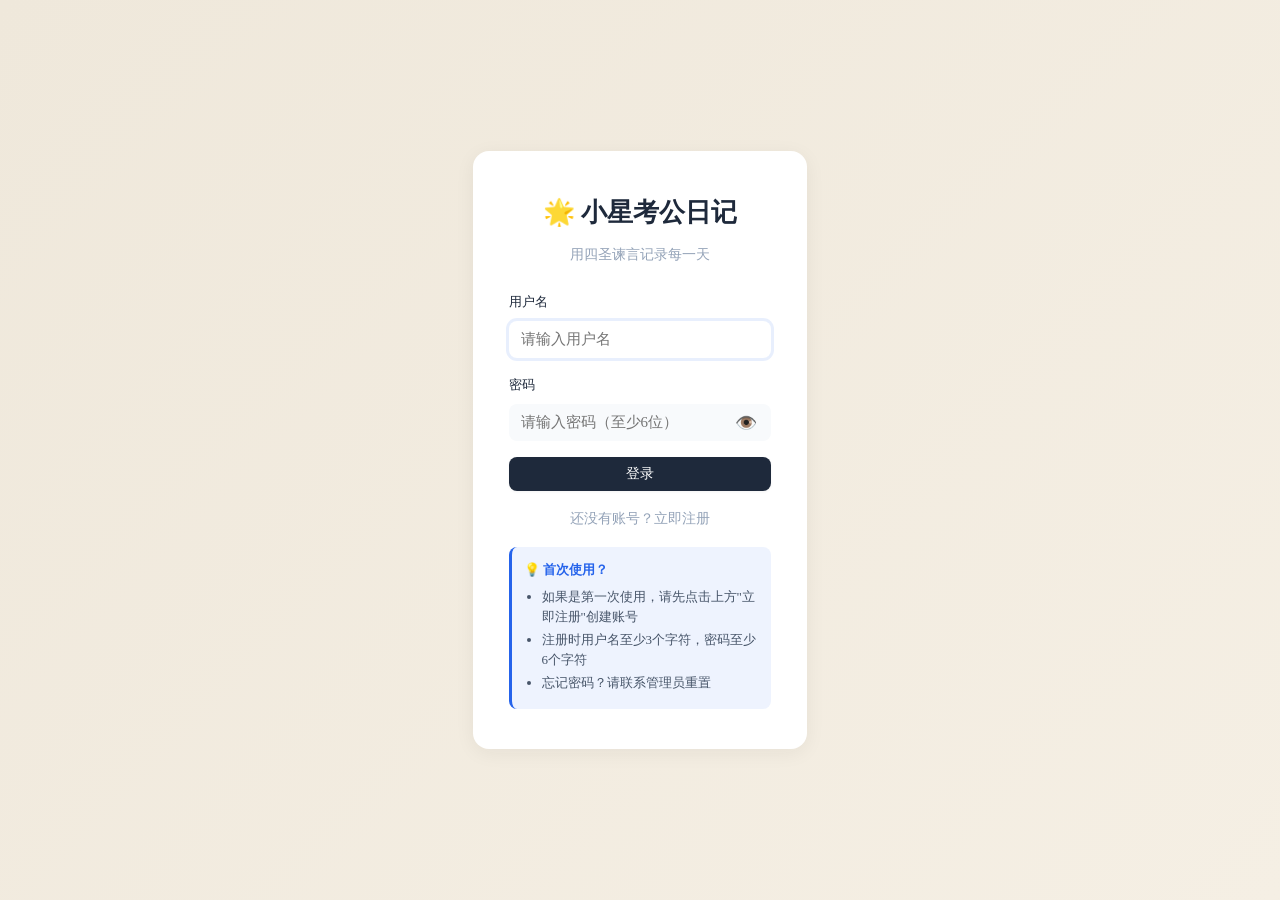
<file: templates/login.html>
﻿<!DOCTYPE html>
<html lang="zh-CN">
<head>
    <meta charset="UTF-8">
    <meta name="viewport" content="width=device-width, initial-scale=1.0">
    <title>登录 - 小星考公日记</title>

    <!-- 关键CSS内联，加快首次渲染 -->
    <style>
        body{font-family:-apple-system,BlinkMacSystemFont,'Segoe UI','PingFang SC','Microsoft YaHei',sans-serif;background:linear-gradient(135deg,#EFE8DB 0%,#F5EFE4 100%);min-height:100vh;display:flex;align-items:center;justify-content:center;margin:0}
        .auth-card{background:#fff;border-radius:16px;padding:32px 28px;box-shadow:0 4px 20px rgba(0,0,0,0.08);max-width:380px;width:90%;margin:auto}
        .auth-card h1{text-align:center;font-size:22px;font-weight:600;margin-bottom:8px;color:#1E293B}
        .auth-subtitle{text-align:center;color:#64748B;margin-bottom:24px;font-size:13px}
        .form-group{margin-bottom:16px}
        .form-group label{display:block;margin-bottom:6px;font-weight:500;font-size:13px;color:#1E293B}
        .form-group input{width:100%;padding:10px 12px;border:1px solid #E2E8F0;border-radius:8px;font-size:14px;box-sizing:border-box}
        .form-group input:focus{outline:none;border-color:#2563EB;box-shadow:0 0 0 3px rgba(37,99,235,0.1)}
        .btn-primary{width:100%;padding:12px 20px;background:#2563EB;color:#fff;border:none;border-radius:8px;font-size:15px;font-weight:600;cursor:pointer;transition:background 0.2s}
        .btn-primary:hover{background:#1D4ED8}
        .btn-primary:disabled{opacity:0.6;cursor:not-allowed}
        .message{margin-top:16px;padding:10px 14px;border-radius:8px;text-align:center;font-size:14px}
        .message.success{background:rgba(16,185,129,0.1);color:#10B981}
        .message.error{background:rgba(239,68,68,0.1);color:#EF4444}
        .auth-footer{text-align:center;margin-top:16px;color:#64748B;font-size:13px}
        .auth-footer a{color:#2563EB;text-decoration:none}
        .loading{display:inline-block;width:16px;height:16px;border:2px solid #fff;border-top-color:transparent;border-radius:50%;animation:spin 0.8s linear infinite;margin-right:8px;vertical-align:middle}
        @keyframes spin{to{transform:rotate(360deg)}}
        /* 密码显示切换 */
        .password-toggle{position:relative}
        .password-toggle input{padding-right:40px}
        .password-toggle-btn{position:absolute;right:10px;top:50%;transform:translateY(-50%);background:none;border:none;cursor:pointer;font-size:18px;color:#94A3B8;padding:4px}
    </style>

    <!-- 完整样式阻塞加载，避免首屏文字先于样式出现 -->
    <link rel="stylesheet" href="/static/css/style.css">

    <style>
        .auth-tips {
            margin-top: 16px;
            padding: 12px;
            background: rgba(37, 99, 235, 0.08);
            border-radius: 8px;
            font-size: 13px;
            color: var(--text-light);
            border-left: 3px solid var(--primary);
        }
        .auth-tips-title {
            font-weight: 600;
            margin-bottom: 6px;
            color: var(--primary);
        }
        .auth-tips-list {
            margin: 0;
            padding-left: 18px;
        }
        .auth-tips-list li {
            margin-bottom: 4px;
            line-height: 1.5;
        }
        .password-toggle {
            position: relative;
        }
        .password-toggle input {
            padding-right: 40px;
        }
        .password-toggle-btn {
            position: absolute;
            right: 10px;
            top: 50%;
            transform: translateY(-50%);
            background: none;
            border: none;
            cursor: pointer;
            font-size: 18px;
            color: var(--text-muted);
            padding: 4px;
        }
        .password-toggle-btn:hover {
            color: var(--text);
        }
    </style>
</head>
<body class="auth-page">
    <div class="auth-container">
        <div class="auth-card">
            <h1>🌟 小星考公日记</h1>
            <p class="auth-subtitle">用四圣谏言记录每一天</p>

            <form id="loginForm" class="auth-form">
                <div class="form-group">
                    <label for="username">用户名</label>
                    <input type="text" id="username" name="username" required autocomplete="username" placeholder="请输入用户名">
                </div>
                <div class="form-group">
                    <label for="password">密码</label>
                    <div class="password-toggle">
                        <input type="password" id="password" name="password" required autocomplete="current-password" placeholder="请输入密码（至少6位）">
                        <button type="button" class="password-toggle-btn" id="togglePassword" title="显示/隐藏密码">👁️</button>
                    </div>
                </div>
                <button type="submit" class="btn-primary" id="loginBtn">登录</button>
            </form>

            <div class="auth-footer">
                <p>还没有账号？<a href="/register">立即注册</a></p>
            </div>

            <div class="auth-tips">
                <div class="auth-tips-title">💡 首次使用？</div>
                <ul class="auth-tips-list">
                    <li>如果是第一次使用，请先点击上方"立即注册"创建账号</li>
                    <li>注册时用户名至少3个字符，密码至少6个字符</li>
                    <li>忘记密码？请联系管理员重置</li>
                </ul>
            </div>

            <div id="message" class="message" style="display: none;"></div>
        </div>
    </div>

    <script>
        // 密码显示/隐藏切换
        document.getElementById('togglePassword').addEventListener('click', function() {
            const passwordInput = document.getElementById('password');
            if (passwordInput.type === 'password') {
                passwordInput.type = 'text';
                this.textContent = '🙈';
                this.title = '隐藏密码';
            } else {
                passwordInput.type = 'password';
                this.textContent = '👁️';
                this.title = '显示密码';
            }
        });

        // 登录表单提交
        document.getElementById('loginForm').addEventListener('submit', async (e) => {
            e.preventDefault();
            const username = document.getElementById('username').value.trim();
            const password = document.getElementById('password').value;
            const messageDiv = document.getElementById('message');
            const loginBtn = document.getElementById('loginBtn');

            // 基础验证
            if (username.length < 3) {
                showMessage('用户名至少需要3个字符', 'error');
                return;
            }
            if (password.length < 6) {
                showMessage('密码至少需要6个字符', 'error');
                return;
            }

            // 禁用按钮，显示加载状态
            loginBtn.disabled = true;
            loginBtn.textContent = '登录中...';

            try {
                const res = await fetch('/api/login', {
                    method: 'POST',
                    headers: { 'Content-Type': 'application/json' },
                    body: JSON.stringify({ username, password })
                });

                const data = await res.json();

                if (res.ok) {
                    showMessage('登录成功！正在跳转...', 'success');
                    setTimeout(() => window.location.href = '/', 800);
                } else {
                    // 根据错误类型提供更具体的提示
                    let errorMsg = data.error || '登录失败';
                    if (errorMsg.includes('用户名或密码错误')) {
                        errorMsg = '用户名或密码错误，请检查后重试';
                        errorMsg += '\n\n💡 提示：如果是首次使用，请先注册账号';
                    }
                    showMessage(errorMsg, 'error');
                }
            } catch (err) {
                console.error('登录错误:', err);
                showMessage('网络连接失败，请检查网络后重试', 'error');
            } finally {
                loginBtn.disabled = false;
                loginBtn.textContent = '登录';
            }
        });

        function showMessage(text, type) {
            const messageDiv = document.getElementById('message');
            messageDiv.className = `message ${type}`;
            messageDiv.textContent = text;
            messageDiv.style.display = 'block';

            // 3秒后自动隐藏成功消息
            if (type === 'success') {
                setTimeout(() => {
                    messageDiv.style.display = 'none';
                }, 3000);
            }
        }

        // 自动聚焦用户名输入框
        document.getElementById('username').focus();

        // 支持Enter键切换焦点
        document.getElementById('username').addEventListener('keypress', function(e) {
            if (e.key === 'Enter') {
                e.preventDefault();
                document.getElementById('password').focus();
            }
        });
    </script>
</body>
</html>
</file>
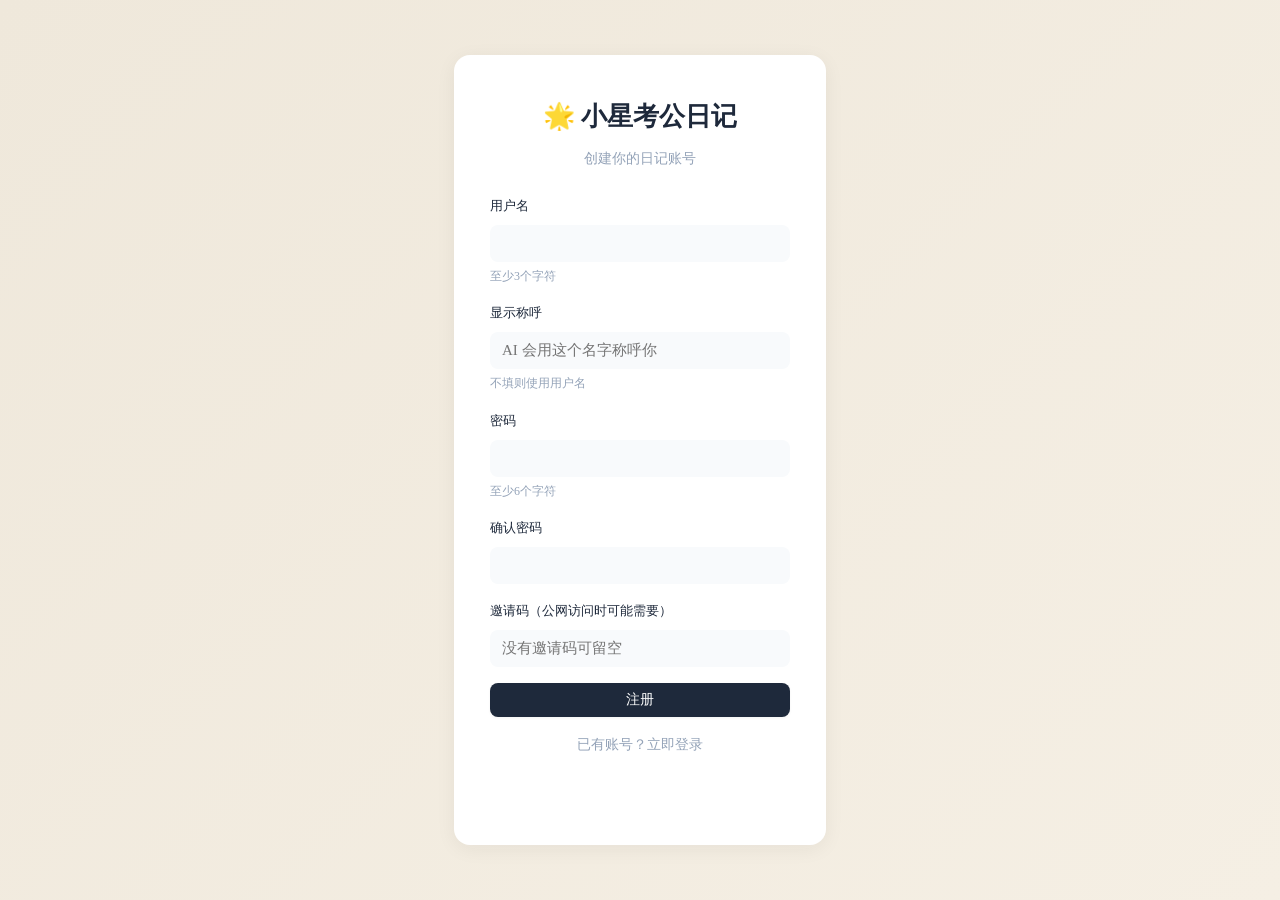
<file: templates/register.html>
﻿<!DOCTYPE html>
<html lang="zh-CN">
<head>
    <meta charset="UTF-8">
    <meta name="viewport" content="width=device-width, initial-scale=1.0">
    <title>注册 - 小星考公日记</title>
    <link rel="stylesheet" href="/static/css/style.css">
</head>
<body class="auth-page">
    <div class="auth-container">
        <div class="auth-card">
            <h1>🌟 小星考公日记</h1>
            <p class="auth-subtitle">创建你的日记账号</p>

            <form id="registerForm" class="auth-form">
                <div class="form-group">
                    <label>用户名</label>
                    <input type="text" id="username" name="username" required minlength="3" autocomplete="username">
                    <small>至少3个字符</small>
                </div>
                <div class="form-group">
                    <label>显示称呼</label>
                    <input type="text" id="displayName" name="displayName" autocomplete="nickname" placeholder="AI 会用这个名字称呼你">
                    <small>不填则使用用户名</small>
                </div>
                <div class="form-group">
                    <label>密码</label>
                    <input type="password" id="password" name="password" required minlength="6" autocomplete="new-password">
                    <small>至少6个字符</small>
                </div>
                <div class="form-group">
                    <label>确认密码</label>
                    <input type="password" id="confirmPassword" required minlength="6" autocomplete="new-password">
                </div>
                <div class="form-group">
                    <label>邀请码（公网访问时可能需要）</label>
                    <input type="text" id="inviteCode" autocomplete="off" placeholder="没有邀请码可留空">
                </div>
                <button type="submit" class="btn-primary">注册</button>
            </form>

            <div class="auth-footer">
                <p>已有账号？<a href="/login">立即登录</a></p>
            </div>

            <div id="message" class="message"></div>
        </div>
    </div>

    <script>
        document.getElementById('registerForm').addEventListener('submit', async (e) => {
            e.preventDefault();
            const username = document.getElementById('username').value;
            const displayName = document.getElementById('displayName').value.trim();
            const password = document.getElementById('password').value;
            const confirmPassword = document.getElementById('confirmPassword').value;
            const inviteCode = document.getElementById('inviteCode').value.trim();
            const messageDiv = document.getElementById('message');

            if (password !== confirmPassword) {
                messageDiv.className = 'message error';
                messageDiv.textContent = '两次密码不一致';
                return;
            }

            try {
                const res = await fetch('/api/register', {
                    method: 'POST',
                    headers: { 'Content-Type': 'application/json' },
                    body: JSON.stringify({ username, display_name: displayName, password, invite_code: inviteCode })
                });

                const data = await res.json();

                if (res.ok) {
                    messageDiv.className = 'message success';
                    messageDiv.textContent = '注册成功，跳转中...';
                    setTimeout(() => window.location.href = '/', 500);
                } else {
                    messageDiv.className = 'message error';
                    messageDiv.textContent = data.error || '注册失败';
                }
            } catch (err) {
                messageDiv.className = 'message error';
                messageDiv.textContent = '网络错误，请重试';
            }
        });
    </script>
</body>
</html>
</file>
<file: static/css/style.css>
﻿/* ========================================
   小星考公日记 - UI/UX Pro Max 设计系统
   Soft UI Evolution + 现代、柔和、无障碍
   ======================================== */

/* ==================== 设计Token ==================== */
:root {
    /* 字体 - 系统字体（零加载延迟） */
    --font-heading: -apple-system, BlinkMacSystemFont, 'Segoe UI', 'PingFang SC', 'Hiragino Sans GB', 'Microsoft YaHei', sans-serif;
    --font-body: -apple-system, BlinkMacSystemFont, 'Segoe UI', 'PingFang SC', 'Hiragino Sans GB', 'Microsoft YaHei', sans-serif;
    --font-mono: ui-monospace, SFMono-Regular, 'SF Mono', Menlo, Consolas, 'Liberation Mono', monospace;

    /* Soft UI Evolution 配色 */
    --primary: #2563EB;          /* 蓝色主色 */
    --primary-hover: #1D4ED8;
    --primary-light: rgba(37, 99, 235, 0.1);

    --secondary: #3B82F6;        /* 次要蓝 */
    --cta: #F97316;              /* 橙色CTA */
    --cta-hover: #EA580C;

    /* 背景和文字 */
    --bg: #F8FAFC;              /* 浅灰背景 */
    --bg-card: #FFFFFF;         /* 卡片白色 */
    --bg-glass: rgba(255, 255, 255, 0.92);
    --bg-input: #F1F5F9;

    --text: #1E293B;            /* 深色主文字 */
    --text-light: #475569;      /* 次要文字 */
    --text-muted: #94A3B8;      /* 弱化文字 */
    --text-secondary: #64748B;

    /* 语义色 */
    --success: #10B981;
    --success-light: rgba(16, 185, 129, 0.1);
    --warning: #F59E0B;
    --warning-light: rgba(245, 158, 11, 0.1);
    --danger: #EF4444;
    --danger-light: rgba(239, 68, 68, 0.1);

    /* 情绪色彩 */
    --emotion-positive: #A8E6CF;
    --emotion-neutral: #FFEAA7;
    --emotion-negative: #FFD3D3;

    /* 边框和阴影 */
    --border: #E2E8F0;
    --border-focus: var(--primary);

    /* Soft UI Evolution 阴影 */
    --shadow-sm: 0 1px 3px rgba(0, 0, 0, 0.05);
    --shadow-md: 0 4px 12px rgba(0, 0, 0, 0.06);
    --shadow-lg: 0 10px 25px rgba(0, 0, 0, 0.08);

    /* 间距系统 (8px base) */
    --space-xs: 0.25rem;   /* 4px */
    --space-sm: 0.5rem;    /* 8px */
    --space-md: 1rem;      /* 16px */
    --space-lg: 1.5rem;    /* 24px */
    --space-xl: 2rem;      /* 32px */

    /* 圆角 */
    --radius-sm: 6px;
    --radius-md: 10px;
    --radius-lg: 16px;
    --radius-input: 8px;

    /* 动效 */
    --ease-out: cubic-bezier(0.16, 1, 0.3, 1);
    --ease-in-out: cubic-bezier(0.4, 0, 0.2, 1);
    --duration-fast: 150ms;
    --duration-normal: 250ms;
    --duration-slow: 350ms;

    /* 标题栏高度 */
    --titlebar-h: 56px;

    /* Z-index scale */
    --z-dropdown: 100;
    --z-sticky: 200;
    --z-modal: 1000;
    --z-toast: 2000;
}

/* ==================== 基础重置 ==================== */
*, *::before, *::after {
    box-sizing: border-box;
    margin: 0;
    padding: 0;
    scrollbar-width: thin;
    scrollbar-color: rgba(107, 97, 88, 0.2) transparent;
}

*::-webkit-scrollbar {
    width: 4px;
    height: 4px;
}

*::-webkit-scrollbar-track {
    background: transparent;
}

*::-webkit-scrollbar-thumb {
    background: rgba(107, 97, 88, 0.2);
    border-radius: 2px;
}

*::-webkit-scrollbar-thumb:hover {
    background: rgba(107, 97, 88, 0.35);
}

body {
    font-family: var(--font-ui);
    background-color: var(--bg);
    color: var(--text);
    line-height: 1.7;
    font-size: 15px;
    -webkit-font-smoothing: antialiased;
    -moz-osx-font-smoothing: grayscale;
}

/* 纸质纹理已禁用以提升加载速度 */
/* 如需启用，取消下方注释 */
/*
body::before {
    content: '';
    position: fixed;
    top: 0;
    left: 0;
    width: 100%;
    height: 100%;
    pointer-events: none;
    z-index: 0;
    opacity: 0.4;
    background-image:
        repeating-linear-gradient(
            0deg,
            transparent,
            transparent 2px,
            rgba(42, 38, 34, 0.015) 2px,
            rgba(42, 38, 34, 0.015) 4px
        ),
        repeating-linear-gradient(
            90deg,
            transparent,
            transparent 2px,
            rgba(42, 38, 34, 0.015) 2px,
            rgba(42, 38, 34, 0.015) 4px
        );
}

body::after {
    content: '';
    position: fixed;
    top: 0;
    left: 0;
    width: 100%;
    height: 100%;
    pointer-events: none;
    z-index: 0;
    opacity: 0.15;
    background-image:
        radial-gradient(
            ellipse at 20% 30%,
            rgba(42, 38, 34, 0.03) 0%,
            transparent 50%
        ),
        radial-gradient(
            ellipse at 80% 70%,
            rgba(42, 38, 34, 0.02) 0%,
            transparent 50%
        ),
        radial-gradient(
            ellipse at 50% 50%,
            rgba(42, 38, 34, 0.015) 0%,
            transparent 60%
        );
}
*/

/* 提升所有内容的 z-index */
body > * {
    position: relative;
    z-index: 1;
}

html, body {
    height: 100%;
}

body {
    font-family: var(--font-ui);
    background-color: var(--bg);
    color: var(--text);
    line-height: 1.7;
    font-size: 15px;
    -webkit-font-smoothing: antialiased;
    -moz-osx-font-smoothing: grayscale;
}

/* 夜间模式下减弱纹理 */
.dark-mode body::before {
    opacity: 0.15;
}

.dark-mode body::after {
    opacity: 0.05;
}

/* UI文本默认可选；真正的文本内容显式放开 */
input,
textarea,
select,
[contenteditable="true"],
.md-content,
.md-content * {
    user-select: text;
    -webkit-user-select: text;
}

/* 焦点环 */
:focus:not(:focus-visible) {
    outline: none;
}

:focus-visible {
    outline: 2px solid var(--accent);
    outline-offset: 2px;
    border-radius: 2px;
}

/* ==================== 动画 ==================== */
@keyframes fadeIn {
    from { opacity: 0; }
    to { opacity: 1; }
}

@keyframes slideUp {
    from {
        opacity: 0;
        transform: translateY(8px);
    }
    to {
        opacity: 1;
        transform: translateY(0);
    }
}

@keyframes msgIn {
    from {
        opacity: 0;
        transform: translateY(8px);
    }
    to {
        opacity: 1;
        transform: translateY(0);
    }
}

@keyframes spin {
    to { transform: rotate(360deg); }
}

/* ==================== 认证页面 ==================== */
.auth-page {
    min-height: 100vh;
    display: flex;
    align-items: center;
    justify-content: center;
    background: linear-gradient(135deg, #EFE8DB 0%, #F5EFE4 100%);
    position: relative;
}

.auth-container {
    width: 100%;
    max-width: 420px;
    padding: var(--space-lg);
}

.auth-card {
    background: var(--bg-card);
    border-radius: var(--radius-lg);
    padding: 40px 36px;
    box-shadow: 0 4px 20px rgba(42, 38, 34, 0.06);
    border: var(--border-width) solid var(--border);
}

.auth-card h1 {
    text-align: center;
    font-size: 26px;
    font-weight: 600;
    margin-bottom: var(--space-sm);
    color: var(--text);
    font-family: var(--font-serif);
}

.auth-subtitle {
    text-align: center;
    color: var(--text-muted);
    margin-bottom: var(--space-lg);
    font-size: 14px;
}

.auth-form .form-group {
    margin-bottom: var(--space-md);
}

.auth-form label {
    display: block;
    margin-bottom: var(--space-sm);
    font-weight: 500;
    font-size: 13px;
    color: var(--text);
}

.auth-form input {
    width: 100%;
    padding: 10px 12px;
    border: var(--border-width) solid var(--border);
    border-radius: var(--radius-input);
    font-size: 15px;
    font-family: inherit;
    background: var(--bg);
    color: var(--text);
    transition: border-color var(--duration) var(--ease-out);
}

.auth-form input:focus {
    outline: none;
    border-color: var(--accent);
    background: var(--bg-card);
}

.auth-form small {
    display: block;
    margin-top: 4px;
    color: var(--text-muted);
    font-size: 12px;
}

.btn-primary {
    width: 100%;
    padding: 12px 20px;
    background: var(--primary);
    color: white;
    border: none;
    border-radius: var(--radius-input);
    font-size: 15px;
    font-weight: 600;
    cursor: pointer;
    transition: all var(--duration-normal) var(--ease-out);
    font-family: var(--font-body);
    box-shadow: var(--shadow-sm);
}

.btn-primary:hover {
    background: var(--primary-hover);
    box-shadow: var(--shadow-md);
    transform: translateY(-1px);
}

.auth-footer {
    text-align: center;
    margin-top: var(--space-md);
    color: var(--text-muted);
    font-size: 14px;
}

.auth-footer a {
    color: var(--accent);
    text-decoration: none;
    font-weight: 500;
    transition: color var(--duration) var(--ease-out);
}

.auth-footer a:hover {
    color: var(--accent-hover);
}

/* ==================== 消息提示 ==================== */
.message {
    margin-top: var(--space-md);
    padding: var(--space-sm) var(--space-md);
    border-radius: var(--radius-md);
    text-align: center;
    font-size: 14px;
    font-weight: 500;
}

.message.success {
    background: rgba(74, 107, 74, 0.1);
    color: var(--green);
    border: 1px solid rgba(74, 107, 74, 0.2);
}

.message.error {
    background: rgba(139, 44, 31, 0.08);
    color: var(--coral);
    border: 1px solid rgba(139, 44, 31, 0.15);
}

/* ==================== 应用容器 ==================== */
.app-container {
    min-height: 100vh;
    display: flex;
    flex-direction: column;
    background: var(--bg);
}

/* ==================== 顶部导航 ==================== */
.header {
    background: var(--bg-card);
    border-bottom: var(--border-width) solid var(--border);
    padding: var(--space-sm) var(--space-lg);
    display: flex;
    justify-content: space-between;
    align-items: center;
    position: sticky;
    top: 0;
    z-index: 100;
    height: var(--titlebar-h);
    box-shadow: 0 1px 3px rgba(42, 38, 34, 0.06);
}

.header h1 {
    font-size: 18px;
    font-weight: 600;
    color: var(--text);
    font-family: var(--font-serif);
}

.header-left {
    display: flex;
    align-items: center;
    gap: var(--space-md);
}

.header-right {
    display: flex;
    align-items: center;
    gap: var(--space-sm);
}

.username {
    color: var(--text-muted);
    font-size: 13px;
    padding: 4px 10px;
    background: var(--bg);
    border-radius: var(--radius-input);
}

.btn-back {
    color: var(--text-muted);
    text-decoration: none;
    font-size: 13px;
    font-weight: 500;
    padding: 6px 10px;
    border-radius: var(--radius-input);
    transition: color var(--duration) var(--ease-out);
}

.btn-back:hover {
    color: var(--accent);
}

.btn-secondary {
    padding: 7px 14px;
    background: var(--bg);
    color: var(--text);
    border: var(--border-width) solid var(--border);
    border-radius: var(--radius-input);
    text-decoration: none;
    font-size: 13px;
    font-weight: 500;
    cursor: pointer;
    transition: all var(--duration) var(--ease-out);
    font-family: inherit;
}

.btn-secondary:hover {
    background: var(--overlay-light);
    border-color: var(--text-muted);
}

.btn-logout {
    padding: 7px 14px;
    background: transparent;
    color: var(--coral);
    border: var(--border-width) solid rgba(139, 44, 31, 0.2);
    border-radius: var(--radius-input);
    font-size: 13px;
    font-weight: 500;
    cursor: pointer;
    transition: all var(--duration) var(--ease-out);
}

.btn-logout:hover {
    background: rgba(139, 44, 31, 0.06);
}

/* ==================== 对话容器 ==================== */
.chat-container {
    flex: 1;
    display: flex;
    flex-direction: column;
    max-width: min(1440px, 100vw);
    width: 100%;
    margin: 0 auto;
    padding: var(--space-md) var(--space-lg);
    background-size: cover;
    background-position: center;
    background-repeat: no-repeat;
    background-attachment: fixed;
    transition: background-image 0.3s ease;
}

/* 有背景图时的半透明效果 */
.chat-container.has-background .messages {
    background: transparent;
    border-radius: var(--radius-lg);
    padding: var(--space-lg);
}

.chat-container.has-background .input-container {
    background: rgba(255, 255, 255, 0.82);
    backdrop-filter: blur(10px);
}

.dark-mode .chat-container.has-background .messages {
    background: transparent;
}

.dark-mode .chat-container.has-background .input-container {
    background: rgba(15, 23, 42, 0.72);
    backdrop-filter: blur(10px);
}

.messages {
    flex: 1;
    overflow-y: auto;
    padding: var(--space-lg) 0 160px;
}

/* 滚动时显示滚动条 */
.messages::-webkit-scrollbar-thumb {
    background: transparent;
    transition: background var(--duration) var(--ease-out);
}

.messages:hover::-webkit-scrollbar-thumb,
.messages.is-scrolling::-webkit-scrollbar-thumb {
    background: rgba(107, 97, 88, 0.2);
}

.message {
    margin-bottom: var(--space-md);
    animation: msgIn var(--duration) var(--ease-out);
}

.message.user {
    display: flex;
    justify-content: flex-end;
}

.message.assistant {
    display: flex;
    justify-content: flex-start;
}

.message-content {
    max-width: 80%;
    padding: var(--space-sm) var(--space-md);
    border-radius: var(--radius-md);
    line-height: 1.75;
    font-size: 15px;
    text-align: left;
}

.message.user .message-content {
    background: var(--user-bg);
    color: var(--text);
    box-shadow: 0 1px 3px rgba(42, 38, 34, 0.08);
}

.message.assistant .message-content {
    width: min(98%, 1280px);
    max-width: min(98%, 1280px);
    background: var(--bg-card);
    color: var(--text);
    border: var(--border-width) solid var(--border);
    box-shadow:
        0 1px 3px rgba(42, 38, 34, 0.06),
        inset 0 1px 0 rgba(255, 255, 255, 0.3);
}

.chat-container.has-background .message.assistant .message-content {
    background: rgba(255, 255, 255, 0.78);
    backdrop-filter: blur(8px);
}

.chat-container.has-background .message.user .message-content {
    background: rgba(235, 244, 255, 0.82);
    backdrop-filter: blur(8px);
}

.dark-mode .chat-container.has-background .message.assistant .message-content {
    background: rgba(15, 23, 42, 0.68);
}

.dark-mode .chat-container.has-background .message.user .message-content {
    background: rgba(30, 64, 175, 0.56);
}

.message-content p {
    margin-bottom: var(--space-sm);
}

.message-content p:last-child {
    margin-bottom: 0;
}

.message-content ul {
    margin-left: 20px;
    margin-bottom: var(--space-sm);
}

.message-content ul li {
    margin-bottom: 4px;
}

/* ==================== 输入区域 ==================== */
.input-container {
    background: var(--bg-card);
    border: 1px solid var(--border);
    border-radius: var(--radius-md);
    padding: 0;
    margin-top: var(--space-md);
    overflow: hidden;
    transition: all var(--duration-normal) var(--ease-out);
    box-shadow: var(--shadow-md);
    position: sticky;
    bottom: 16px;
    z-index: 100;
}

.input-container:focus-within {
    border-color: var(--primary);
    box-shadow: 0 4px 20px rgba(37, 99, 235, 0.15);
}

.input-container.compact-input .input-toolbar {
    display: none;
}

.input-container.compact-input #userInput {
    min-height: 42px;
    max-height: 54px;
}

.input-expand-ball {
    display: none;
}

.input-toolbar .input-collapse-btn {
    margin-left: auto;
    min-width: 92px;
    padding: 9px 14px !important;
    border-radius: 999px !important;
    background: var(--primary) !important;
    color: #fff !important;
    border: 1px solid var(--primary) !important;
    font-weight: 800;
    letter-spacing: 0;
    box-shadow: 0 8px 22px rgba(37, 99, 235, 0.30);
    display: inline-flex;
    flex-direction: row;
    align-items: center;
    justify-content: center;
    gap: 5px;
    white-space: nowrap;
}

.input-toolbar .input-collapse-btn .btn-icon {
    font-size: 16px;
    line-height: 1;
}

.input-toolbar .input-collapse-btn .btn-label {
    display: inline;
    font-size: 12px;
    line-height: 1;
    font-weight: 800;
}

.input-container.collapsed-to-ball {
    width: 56px;
    height: 56px;
    min-height: 56px;
    border-radius: 999px;
    padding: 0;
    margin-left: auto;
    overflow: visible;
    background: var(--primary);
    border-color: transparent;
    box-shadow: 0 10px 28px rgba(37, 99, 235, 0.28);
    cursor: pointer;
    pointer-events: auto;
    z-index: 500;
}

.input-container.collapsed-to-ball .input-toolbar,
.input-container.collapsed-to-ball .chat-form,
.input-container.collapsed-to-ball .image-preview,
.input-container.collapsed-to-ball .voice-status-banner,
.input-container.collapsed-to-ball .voice-control-bar {
    display: none !important;
}

.input-container.collapsed-to-ball .input-expand-ball {
    display: flex;
    width: 56px;
    height: 56px;
    border: none;
    border-radius: 999px;
    align-items: center;
    justify-content: center;
    background: var(--primary);
    color: white;
    font-size: 24px;
    font-weight: 800;
    cursor: pointer;
    box-shadow: inherit;
    pointer-events: auto;
    touch-action: manipulation;
}

.chat-container.has-background .input-container.collapsed-to-ball,
.dark-mode .chat-container.has-background .input-container.collapsed-to-ball {
    background: var(--primary);
    border-color: transparent;
    backdrop-filter: none;
}

.chat-container.has-background .input-container.collapsed-to-ball .input-expand-ball,
.dark-mode .chat-container.has-background .input-container.collapsed-to-ball .input-expand-ball {
    background: var(--primary);
    color: #fff;
}

.input-container.collapsed-to-ball .input-expand-ball:active {
    transform: scale(0.96);
}

.mobile-main-nav {
    display: none;
}

.chat-form {
    display: flex;
    flex-direction: column;
}

#userInput {
    width: 100%;
    border: none;
    resize: none;
    font-family: inherit;
    font-size: 15px;
    line-height: 1.6;
    outline: none;
    min-height: 70px;
    max-height: 200px;
    padding: var(--space-sm) var(--space-md);
    background: transparent;
    color: var(--text);
}

#userInput::placeholder {
    color: var(--text-muted);
}

.input-actions {
    display: flex;
    justify-content: flex-end;
    align-items: center;
    gap: 8px;
    padding: 10px 12px;
    background: var(--bg-input);
    border-top: 1px solid var(--border);
    flex-wrap: wrap;
}

.btn-template {
    padding: 8px 12px;
    background: var(--bg-card);
    color: var(--text-light);
    border: 1px solid var(--border);
    border-radius: var(--radius-input);
    font-size: 12px;
    font-weight: 500;
    cursor: pointer;
    transition: all var(--duration-normal) var(--ease-out);
    font-family: var(--font-body);
    white-space: nowrap;
    box-shadow: var(--shadow-sm);
}

.btn-template:hover {
    background: var(--primary);
    color: white;
    border-color: var(--primary);
    box-shadow: var(--shadow-md);
    transform: translateY(-1px);
}

.btn-template:active {
    transform: translateY(0);
}

.voice-input-btn.recording {
    background: var(--danger-light, rgba(139, 44, 31, 0.1));
    color: var(--danger, #8B2C1F);
    border-color: rgba(139, 44, 31, 0.28);
    font-weight: 700;
}

.btn-send {
    padding: 8px 16px;
    background: var(--primary);
    color: white;
    border: none;
    border-radius: var(--radius-input);
    font-size: 12px;
    font-weight: 600;
    cursor: pointer;
    transition: all var(--duration-normal) var(--ease-out);
    font-family: var(--font-body);
    box-shadow: var(--shadow-sm);
}

.btn-send:hover {
    background: var(--primary-hover);
    box-shadow: var(--shadow-md);
    transform: translateY(-1px);
}

.btn-send:active {
    transform: translateY(0);
}

.btn-send:disabled {
    background: var(--border);
    cursor: not-allowed;
    opacity: 0.6;
    box-shadow: none;
    transform: none;
}

.btn-text {
    display: inline;
}

.btn-loading {
    display: none;
}

.btn-send.loading .btn-text {
    display: none;
}

.btn-send.loading .btn-loading {
    display: inline;
}

/* ==================== 历史记录 ==================== */
.search-bar {
    max-width: 700px;
    margin: var(--space-md) auto;
    padding: 0 var(--space-lg);
    display: flex;
    gap: var(--space-sm);
}

.search-bar input {
    flex: 1;
    padding: 10px 12px;
    border: var(--border-width) solid var(--border);
    border-radius: var(--radius-input);
    font-size: 14px;
    background: var(--bg-card);
    color: var(--text);
    font-family: inherit;
    transition: border-color var(--duration) var(--ease-out);
}

.search-bar input:focus {
    outline: none;
    border-color: var(--accent);
}

.history-container {
    flex: 1;
    max-width: 700px;
    width: 100%;
    margin: 0 auto;
    padding: 0 var(--space-lg) var(--space-lg);
}

.diary-list {
    display: grid;
    gap: var(--space-sm);
}

.diary-card {
    background: var(--bg-card);
    border: var(--border-width) solid var(--border);
    border-radius: var(--radius-md);
    padding: var(--space-md);
    cursor: pointer;
    transition: all var(--duration) var(--ease-out);
}

.diary-card:hover {
    box-shadow: 0 2px 8px var(--shadow);
}

.diary-header {
    display: flex;
    justify-content: space-between;
    margin-bottom: var(--space-sm);
    color: var(--text-muted);
    font-size: 13px;
}

.diary-date {
    font-weight: 500;
    color: var(--text);
    font-size: 14px;
}

.diary-content {
    color: var(--text-light);
    line-height: 1.7;
    margin-bottom: var(--space-sm);
    font-size: 14px;
}

.diary-actions {
    display: flex;
    gap: var(--space-sm);
}

.btn-view {
    padding: 5px 12px;
    background: transparent;
    color: var(--accent);
    border: var(--border-width) solid var(--accent);
    border-radius: var(--radius-input);
    font-size: 12px;
    font-weight: 500;
    cursor: pointer;
    transition: all var(--duration) var(--ease-out);
}

.btn-view:hover {
    background: var(--accent-light);
}

/* ==================== 分页 ==================== */
.pagination {
    display: flex;
    justify-content: center;
    align-items: center;
    gap: var(--space-md);
    margin-top: var(--space-lg);
}

.page-btn {
    padding: 6px 14px;
    background: var(--bg-card);
    border: var(--border-width) solid var(--border);
    border-radius: var(--radius-input);
    cursor: pointer;
    font-size: 13px;
    font-weight: 500;
    font-family: inherit;
    color: var(--text);
    transition: all var(--duration) var(--ease-out);
}

.page-btn:hover {
    background: var(--overlay-light);
}

.page-info {
    color: var(--text-muted);
    font-size: 13px;
}

/* ==================== 加载/空状态 ==================== */
.loading, .empty, .error {
    text-align: center;
    padding: 60px var(--space-lg);
    color: var(--text-muted);
    font-size: 14px;
}

.loading::before {
    content: '';
    display: inline-block;
    width: 32px;
    height: 32px;
    border: 2px solid var(--border);
    border-top-color: var(--accent);
    border-radius: 50%;
    animation: spin 0.8s linear infinite;
    margin-bottom: var(--space-md);
}

/* ==================== 模态框 ==================== */
.modal {
    position: fixed;
    top: 0;
    left: 0;
    right: 0;
    bottom: 0;
    background: rgba(42, 38, 34, 0.4);
    backdrop-filter: blur(2px);
    display: flex;
    align-items: center;
    justify-content: center;
    z-index: 1000;
    animation: fadeIn 0.15s ease;
}

.modal-content {
    background: var(--bg-card);
    border-radius: var(--radius-lg);
    width: 90%;
    max-width: 580px;
    max-height: 85vh;
    overflow: hidden;
    display: flex;
    flex-direction: column;
    box-shadow: 0 8px 32px var(--shadow);
    animation: slideUp var(--duration) var(--ease-out);
    border: var(--border-width) solid var(--border);
}

.modal-content.large {
    max-width: 780px;
}

.modal-content.diary-modal {
    max-width: 820px;
}

.modal-header {
    padding: var(--space-md) var(--space-lg);
    border-bottom: var(--border-width) solid var(--border);
    display: flex;
    justify-content: space-between;
    align-items: center;
    background: var(--bg);
}

.modal-header h2 {
    font-size: 16px;
    font-weight: 600;
    color: var(--text);
    font-family: var(--font-serif);
}

.modal-close {
    background: none;
    border: none;
    font-size: 24px;
    cursor: pointer;
    color: var(--text-muted);
    line-height: 1;
    width: 28px;
    height: 28px;
    border-radius: var(--radius-input);
    transition: all var(--duration) var(--ease-out);
    display: flex;
    align-items: center;
    justify-content: center;
}

.modal-close:hover {
    background: var(--overlay-light);
    color: var(--text);
}

.modal-body {
    padding: var(--space-lg);
    overflow-y: auto;
    max-height: calc(85vh - 60px);
    line-height: 1.8;
}

.modal-body.diary-content {
    padding: var(--space-xl);
    max-height: 70vh;
}

.modal-body pre {
    white-space: pre-wrap;
    word-wrap: break-word;
    font-family: var(--font-mono);
    line-height: 1.6;
    max-height: 60vh;
    overflow-y: auto;
    background: var(--bg);
    padding: var(--space-md);
    border-radius: var(--radius-md);
    font-size: 13px;
    border: var(--border-width) solid var(--border);
}

/* ==================== 消息来源 ==================== */
.message-sources {
    margin-top: var(--space-sm);
    padding-top: var(--space-sm);
    border-top: var(--border-width) solid var(--border);
    font-size: 12px;
    color: var(--text-muted);
}

.message-sources a {
    color: var(--accent);
    text-decoration: none;
    margin-right: var(--space-sm);
    font-weight: 500;
    transition: color var(--duration) var(--ease-out);
}

.message-sources a:hover {
    color: var(--accent-hover);
}

/* ==================== 打字指示器 ==================== */
.typing-indicator {
    display: inline-flex;
    align-items: center;
    gap: 4px;
}

.typing-indicator span {
    width: 6px;
    height: 6px;
    background: var(--text-muted);
    border-radius: 50%;
    animation: typingBounce 1.4s ease-in-out infinite;
}

.typing-indicator span:nth-child(2) {
    animation-delay: 0.2s;
}

.typing-indicator span:nth-child(3) {
    animation-delay: 0.4s;
}

@keyframes typingBounce {
    0%, 80%, 100% {
        transform: translateY(0);
        opacity: 0.4;
    }
    40% {
        transform: translateY(-6px);
        opacity: 1;
    }
}

.loading-message {
    padding: 0 !important;
}

.loading-message .message-content {
    background: transparent !important;
    border: none !important;
    box-shadow: none !important;
    padding: var(--space-sm) var(--space-md);
}

/* ==================== Markdown样式 ==================== */
.message-content h1,
.message-content h2,
.message-content h3,
.message-content h4 {
    margin-top: var(--space-md);
    margin-bottom: var(--space-sm);
    font-weight: 600;
    color: var(--text);
}

.message-content h1 { font-size: 1.3em; }
.message-content h2 { font-size: 1.15em; }
.message-content h3 { font-size: 1.05em; }

.message-content p {
    margin-bottom: var(--space-sm);
}

.message-content ul,
.message-content ol {
    margin-left: 24px;
    margin-bottom: var(--space-sm);
}

.message-content li {
    margin-bottom: 4px;
}

.message-content code {
    background: var(--overlay-light);
    padding: 2px 6px;
    border-radius: 3px;
    font-family: var(--font-mono);
    font-size: 0.85em;
    color: var(--text);
}

.message-content pre {
    background: var(--bg);
    padding: var(--space-md);
    border-radius: var(--radius-md);
    overflow-x: auto;
    margin-bottom: var(--space-md);
    border: var(--border-width) solid var(--border);
}

.message-content pre code {
    background: none;
    padding: 0;
}

.message-content blockquote {
    border-left: 2px solid var(--accent);
    padding-left: var(--space-md);
    margin: var(--space-sm) 0;
    color: var(--text-muted);
    font-style: italic;
}

.message-content strong {
    font-weight: 600;
    color: var(--text);
}

.message-content em {
    font-style: italic;
    color: var(--text-light);
}

.message-content a {
    color: var(--accent);
    text-decoration: none;
    border-bottom: 1px solid rgba(83, 125, 150, 0.3);
    transition: border-color var(--duration) var(--ease-out);
}

.message-content a:hover {
    border-bottom-color: var(--accent);
}

/* 消息中的图片 */
.message-content img {
    max-width: 100%;
    height: auto;
    border-radius: var(--radius-md);
    margin: var(--space-sm) 0;
    border: var(--border-width) solid var(--border);
}

.message-content hr {
    border: none;
    border-top: var(--border-width) solid var(--border);
    margin: var(--space-md) 0;
}

.message-content table {
    border-collapse: collapse;
    width: 100%;
    margin-bottom: var(--space-md);
    font-size: 0.9em;
}

.message-content th,
.message-content td {
    border: var(--border-width) solid var(--border);
    padding: 6px 10px;
    text-align: left;
}

.message-content th {
    background: var(--overlay-subtle);
    font-weight: 600;
}

/* ==================== 响应式 ==================== */

/* 平板适配 (768px - 1024px) */
@media (max-width: 1024px) and (min-width: 769px) {
    .header-right .btn-secondary {
        padding: 6px 12px;
        font-size: 12px;
    }

    .message-content {
        max-width: 75%;
    }

    .toolbar-btn {
        padding: 7px 12px;
        font-size: 12px;
    }
}

/* 移动端适配 (≤768px) */
@media (max-width: 768px) {
    :root {
        --titlebar-h: 52px;
    }

    .header {
        padding: var(--space-sm) var(--space-md);
    }

    .header h1 {
        font-size: 16px;
    }

    .username {
        display: none;
    }

    .header-right .btn-secondary {
        display: none;
    }

    .header-right .btn-logout {
        padding: 6px 10px;
        font-size: 11px;
    }

    .chat-container,
    .search-bar,
    .history-container {
        padding-left: 6px;
        padding-right: 6px;
    }

    .chat-container.has-background .messages {
        padding: 8px 4px 180px;
    }

    .message {
        padding-left: 0;
        padding-right: 0;
    }

    .message-content {
        max-width: 98%;
        padding: 10px 12px;
    }

    .message.assistant .message-content {
        width: calc(100vw - 20px);
        max-width: calc(100vw - 20px);
    }

    .message.user .message-content {
        max-width: min(92%, 680px);
    }

    .mobile-main-nav {
        display: flex;
        gap: 8px;
        padding: 8px 12px 10px;
        background: rgba(255, 255, 255, 0.96);
        border-bottom: 1px solid var(--border);
        position: sticky;
        top: var(--titlebar-h);
        z-index: 99;
        box-shadow: 0 2px 8px rgba(15, 23, 42, 0.06);
        overflow-x: auto;
        -webkit-overflow-scrolling: touch;
    }

    .mobile-main-nav a {
        display: flex;
        align-items: center;
        justify-content: center;
        flex: 1 0 96px;
        min-height: 36px;
        padding: 0 12px;
        border-radius: var(--radius-sm);
        background: var(--primary-light);
        color: var(--primary);
        font-size: 13px;
        font-weight: 700;
        text-decoration: none;
        white-space: nowrap;
    }

    .dark-mode .mobile-main-nav {
        background: rgba(22, 33, 62, 0.96);
    }

    .auth-card {
        padding: 32px 24px;
    }

    /* 工具栏适配 - 两行布局优化 */
    .input-toolbar {
        gap: 6px;
        padding: 8px 10px;
        position: relative;
    }

    .input-toolbar .toolbar-row {
        gap: 6px;
    }

    .input-toolbar .toolbar-row:first-child {
        box-sizing: border-box;
        min-height: 42px;
        padding-right: 118px;
    }

    .input-toolbar .toolbar-left {
        gap: 8px;
        flex-wrap: wrap;
        flex: 1;
    }

    .mode-switcher {
        flex-shrink: 0;
    }

    .mode-btn {
        padding: 8px 14px;
        font-size: 12px;
        border: 1px solid var(--border);
        font-weight: 700;
    }

    /* 风格选择器适配 */
    .style-btn {
        padding: 6px 12px;
        font-size: 11px;
    }

    .style-dropdown {
        min-width: 160px;
        max-height: 250px;
    }

    #modeHint {
        display: none;
        font-size: 11px;
    }

    .input-toolbar .toolbar-center {
        gap: 4px;
        justify-content: center;
    }

    .input-toolbar .input-collapse-btn {
        flex: 0 0 auto;
        min-width: 108px;
        min-height: 38px;
        padding: 0 12px !important;
        background: var(--primary) !important;
        color: #fff !important;
        border: 2px solid rgba(255, 255, 255, 0.92) !important;
        position: absolute;
        top: 8px;
        right: 10px;
        z-index: 4;
        box-shadow: 0 8px 22px rgba(37, 99, 235, 0.34);
    }

    .input-toolbar .input-collapse-btn::after {
        content: "";
        position: absolute;
        inset: -5px;
        border: 2px solid rgba(37, 99, 235, 0.20);
        border-radius: 999px;
        pointer-events: none;
    }

    .toolbar-btn {
        padding: 7px 10px;
        font-size: 13px;
        min-width: 38px;
        min-height: 38px;
    }

    /* 输入框适配 */
    .input-container {
        bottom: 8px;
        margin-top: var(--space-sm);
    }

    .input-container.collapsed-to-ball {
        position: fixed;
        right: 16px;
        bottom: max(18px, env(safe-area-inset-bottom));
        margin: 0;
    }

    .input-actions {
        gap: 6px;
        padding: 8px 10px;
        flex-wrap: wrap;
    }

    .btn-template {
        padding: 8px 12px;
        font-size: 12px;
        min-height: 36px;
    }

    .btn-send {
        padding: 8px 14px;
        font-size: 12px;
        min-height: 36px;
    }

    /* 消息区域增加底部空间 */
    .messages {
        padding-bottom: 180px;
    }

    /* 模态框适配 */
    .modal-content {
        width: 94%;
        max-height: 90vh;
        border-radius: var(--radius-md);
    }

    .modal-content.large {
        max-width: 94%;
    }

    .modal-header {
        padding: var(--space-sm) var(--space-md);
    }

    .modal-header h2 {
        font-size: 16px;
    }

    .modal-body {
        padding: var(--space-md);
        max-height: calc(90vh - 120px);
    }

    .modal-footer {
        padding: var(--space-sm) var(--space-md);
        flex-wrap: wrap;
    }

    /* 日历适配 */
    .calendar-day {
        font-size: 12px;
        min-height: 36px;
    }

    /* 情绪图表适配 */
    #emotionChart {
        min-height: 300px !important;
        overflow-x: auto;
        padding-bottom: 8px;
    }

    #emotionChart .emotion-chart {
        min-width: 0;
        width: 100%;
        height: 190px;
        padding: 18px 2px 10px;
        gap: 3px;
        justify-content: space-between;
    }

    #emotionChart .emotion-bar-container {
        flex: 1 1 0;
        min-width: 6px;
        height: 164px;
    }

    .emotion-bar {
        width: clamp(4px, 2.2vw, 12px);
        min-height: 52px;
    }

    .emotion-date-label {
        font-size: 8px;
        white-space: nowrap;
        writing-mode: vertical-rl;
        transform: rotate(180deg);
    }

    /* 欢迎消息适配 */
    .welcome-message {
        padding: var(--space-md);
    }

    .welcome-message h2 {
        font-size: 18px;
    }

    .quick-action-btn {
        padding: 8px 14px;
        font-size: 12px;
    }

    /* 报告配置适配 */
    .report-config-section {
        margin-bottom: var(--space-md);
    }

    .report-config-section h3 {
        font-size: 13px;
    }
}

/* 小屏移动端 (≤480px) */
@media (max-width: 480px) {
    :root {
        --titlebar-h: 48px;
    }

    .message-content {
        max-width: 98%;
    }

    .message.assistant .message-content {
        width: calc(100vw - 16px);
        max-width: calc(100vw - 16px);
    }

    /* 头部优化 */
    .header {
        padding: 6px var(--space-sm);
    }

    .header h1 {
        font-size: 14px;
    }

    .header-right {
        gap: 4px;
    }

    .header-right .btn-secondary {
        padding: 5px 8px;
        font-size: 10px;
        display: none;
    }

    .header-right .btn-secondary:first-child {
        display: block;
    }

    .header-right .btn-logout {
        padding: 5px 8px;
        font-size: 10px;
    }

    /* 工具栏深度优化 */
    .input-toolbar {
        gap: 4px;
        padding: 6px 8px;
    }

    .input-toolbar .toolbar-row {
        gap: 4px;
    }

    .input-toolbar .toolbar-left {
        gap: 6px;
        justify-content: space-between;
        width: 100%;
    }

    .input-toolbar .modeHint {
        display: none;
    }

    .mode-btn {
        padding: 6px 10px;
        font-size: 11px;
    }

    .style-btn {
        padding: 5px 10px;
        font-size: 10px;
    }

    .style-dropdown {
        min-width: 150px;
        max-height: 200px;
        font-size: 12px;
    }

    .toolbar-btn {
        padding: 6px 8px;
        font-size: 13px;
        min-width: 36px;
        min-height: 36px;
    }

    /* 输入区域优化 */
    .input-container {
        margin-top: 6px;
        bottom: 6px;
        border-radius: var(--radius-md);
    }

    .input-actions {
        gap: 4px;
        padding: 6px 8px;
    }

    .btn-template {
        padding: 6px 10px;
        font-size: 11px;
        flex: 1 1 auto;
        min-width: 48px;
        min-height: 34px;
    }

    .btn-send {
        padding: 6px 12px;
        font-size: 11px;
        min-height: 34px;
        flex-shrink: 0;
    }

    /* 消息区域增加底部空间 */
    .messages {
        padding-bottom: 200px;
    }

    /* 模态框全屏优化 */
    .modal {
        padding: 8px;
    }

    .modal-content {
        width: 100%;
        height: 100%;
        max-height: 100vh;
        border-radius: var(--radius-md);
    }

    .modal-content.large {
        max-width: 100%;
    }

    .modal-header {
        padding: var(--space-sm);
    }

    .modal-header h2 {
        font-size: 15px;
    }

    .modal-close {
        width: 28px;
        height: 28px;
        font-size: 20px;
    }

    .modal-body {
        padding: var(--space-sm);
        max-height: calc(100vh - 100px);
    }

    .modal-footer {
        padding: var(--space-sm);
        gap: var(--space-sm);
    }

    .modal-footer button {
        flex: 1;
        min-height: 40px;
    }

    /* 欢迎消息适配 */
    .welcome-message {
        padding: var(--space-sm);
    }

    .welcome-message h2 {
        font-size: 16px;
    }

    .welcome-message p {
        font-size: 13px;
    }

    .quick-actions {
        gap: 6px;
    }

    .quick-action-btn {
        padding: 6px 12px;
        font-size: 11px;
        min-height: 36px;
    }

    /* 日历深度适配 */
    .calendar-header {
        font-size: 11px;
        padding: 6px;
    }

    .calendar-day {
        font-size: 11px;
        min-height: 32px;
    }

    /* 情绪图表深度适配 */
    .emotion-chart {
        height: 190px;
        padding: 18px 2px 10px;
        gap: 3px;
        justify-content: space-between;
    }

    .emotion-bar-container {
        flex: 1 1 0;
        min-width: 6px;
        height: 164px;
    }

    .emotion-bar {
        width: clamp(4px, 2.2vw, 12px);
        min-height: 52px;
    }

    .emotion-date-label {
        font-size: 8px;
    }

    .emotion-legend {
        gap: 12px;
        font-size: 11px;
    }

    .emotion-legend-color {
        width: 12px;
        height: 12px;
    }

    /* 背景设置适配 */
    #presetBackgrounds {
        grid-template-columns: repeat(3, 1fr);
        gap: 6px;
    }

    .preset-bg-item {
        height: 50px;
    }

    /* 日报配置适配 */
    .report-config-section h3 {
        font-size: 12px;
    }

    .report-config-section .hint {
        font-size: 11px;
    }

    .topic-checkbox {
        padding: 6px var(--space-sm);
    }

    .topic-checkbox span {
        font-size: 13px;
    }
}

/* 超小屏适配 (≤360px) */
@media (max-width: 360px) {
    .header h1 {
        font-size: 13px;
    }

    .mode-btn {
        padding: 5px 8px;
        font-size: 10px;
    }

    .toolbar-btn {
        padding: 4px 6px;
        font-size: 11px;
        min-width: 45px;
        min-height: auto;
    }

    .toolbar-btn .btn-icon {
        font-size: 16px;
    }

    .toolbar-btn .btn-label {
        font-size: 10px;
    }

    .quick-action-btn {
        padding: 5px 10px;
        font-size: 10px;
    }
}

@media (max-width: 480px) {
    .message-content {
        max-width: 98%;
    }

    .message.assistant .message-content {
        width: calc(100vw - 16px);
        max-width: calc(100vw - 16px);
    }

    /* 工具栏优化 */
    .input-toolbar {
        gap: 4px;
        padding: 4px 6px;
    }

    .input-toolbar .toolbar-row {
        justify-content: center;
    }

    .input-toolbar .toolbar-left {
        justify-content: center;
        width: 100%;
    }

    .input-toolbar .toolbar-row:first-child {
        min-height: 40px;
        padding-right: 104px;
    }

    .input-toolbar .input-collapse-btn {
        min-width: 96px;
        min-height: 36px;
        right: 8px;
        top: 6px;
        padding: 0 10px !important;
    }

    .input-toolbar .modeHint {
        display: none;
    }

    .toolbar-btn {
        padding: 4px 6px;
        font-size: 11px;
        min-width: 45px;
    }

    .toolbar-btn .btn-icon {
        font-size: 16px;
    }

    .toolbar-btn .btn-label {
        font-size: 10px;
    }

    .mode-btn {
        padding: 5px 8px;
        font-size: 10px;
    }

    /* 输入区域优化 */
    .input-container {
        margin-top: var(--space-sm);
        bottom: 4px;
    }

    .input-actions {
        gap: 4px;
        padding: 6px 8px;
    }

    .btn-template {
        padding: 6px 8px;
        font-size: 11px;
        flex: 1 1 auto;
        min-width: 50px;
    }

    .btn-send {
        padding: 6px 10px;
        font-size: 11px;
    }

    /* 消息区域增加底部空间 */
    .messages {
        padding-bottom: 200px;
    }

    /* 头部适配 */
    .header h1 {
        font-size: 14px;
    }

    .header-right .btn-secondary,
    .header-right .btn-logout {
        padding: 5px 8px;
        font-size: 11px;
    }

    /* 模态框全屏 */
    .modal-content {
        width: 100%;
        height: 100%;
        max-height: 100vh;
        border-radius: 0;
    }

    /* 欢迎消息适配 */
    .welcome-message {
        padding: var(--space-md);
    }

    .quick-action-btn {
        padding: 6px 10px;
        font-size: 11px;
    }
}

    /* 背景预览适配 */
    #presetBackgrounds {
        grid-template-columns: repeat(3, 1fr);
    }

    .preset-bg-item {
        height: 50px;
    }

    /* 日历适配 */
    .calendar-day {
        font-size: 11px;
    }

    /* 情绪统计卡片适配 */
    #emotionStats {
        grid-template-columns: repeat(3, 1fr);
        gap: 8px;
    }

    .emotion-stat {
        padding: 8px;
    }

    .emotion-stat div:first-child {
        font-size: 18px;
    }
}

/* 触摸设备优化 */
@media (hover: none) and (pointer: coarse) {
    /* 确保所有可点击元素满足44x44最小尺寸标准 */
    .mode-btn,
    .toolbar-btn,
    .btn-template,
    .btn-secondary,
    .style-btn,
    .quick-action-btn {
        min-height: 44px;
        min-width: 44px;
    }

    .btn-send {
        min-height: 44px;
        min-width: 60px;
    }

    .calendar-day {
        min-height: 44px;
    }

    .modal-close {
        min-width: 44px;
        min-height: 44px;
    }

    /* 移除hover效果，避免点击后残留 */
    .calendar-day:active,
    .toolbar-btn:active,
    .quick-action-btn:active,
    .btn-template:active {
        background: var(--primary-light);
        transform: scale(0.98);
    }

    /* 增加触摸反馈 */
    .toolbar-btn,
    .btn-template,
    .quick-action-btn,
    .style-btn {
        transition: transform 0.1s ease, background-color 0.2s ease;
    }

    /* 输入区域在触摸设备上增加底部空间 */
    .messages {
        padding-bottom: 220px;
    }

    .input-container {
        bottom: 0;
        border-radius: var(--radius-md) var(--radius-md) 0 0;
    }

    /* 禁用双击缩放 */
    * {
        touch-action: manipulation;
    }
}

/* ==================== 夜间模式 ==================== */
.dark-mode {
    --bg: #1a1815;
    --bg-card: #231f1a;
    --bg-glass: rgba(35, 31, 26, 0.92);
    --sidebar-bg: #1f1c17;

    --text: #E8E4DF;
    --text-light: #B8B4AC;
    --text-muted: #8F8B83;
    --text-secondary: #6B675F;

    --accent: #6B9CAC;
    --accent-hover: #7FB0C4;
    --accent-light: rgba(107, 156, 172, 0.1);
    --accent-rgb: 107, 156, 172;

    --border: #3A3630;
    --shadow: rgba(232, 228, 223, 0.03);

    --green: #6B9688;
    --green-rgb: 107, 150, 136;
    --coral: #C47A6E;
    --coral-rgb: 196, 122, 110;
    --danger: #C47A6E;
    --danger-rgb: 196, 122, 110;

    --user-bg: rgba(107, 156, 172, 0.1);
    --tool-bg: rgba(107, 156, 172, 0.08);
    --tool-text: #8F8B83;

    --overlay-subtle: rgba(232, 228, 223, 0.03);
    --overlay-light: rgba(232, 228, 223, 0.05);
    --overlay-medium: rgba(232, 228, 223, 0.1);
    --overlay-strong: rgba(232, 228, 223, 0.2);
}

.dark-mode body {
    background: var(--bg);
    color: var(--text);
}

.dark-mode .app-container {
    background: var(--bg);
}

.dark-mode .header {
    background: var(--bg-card);
    border-bottom-color: var(--border);
}

.dark-mode .input-container {
    background: var(--bg-card);
    border-color: var(--border);
}

.dark-mode #userInput {
    color: var(--text);
}

.dark-mode .input-actions {
    background: var(--sidebar-bg);
    border-top-color: var(--border);
}

.dark-mode .message.assistant .message-content {
    background: var(--bg-card);
    border-color: var(--border);
    color: var(--text);
}

.dark-mode .chat-container.has-background .message.assistant .message-content {
    background: rgba(15, 23, 42, 0.68);
}

.dark-mode .diary-card {
    background: var(--bg-card);
    border-color: var(--border);
}

.dark-mode .modal-content {
    background: var(--bg-card);
}

.dark-mode .modal-header {
    background: var(--sidebar-bg);
    border-bottom-color: var(--border);
}

.dark-mode .modal-body pre {
    background: var(--sidebar-bg);
    border-color: var(--border);
}

.dark-mode .username {
    background: var(--sidebar-bg);
    color: var(--text-muted);
}

.dark-mode .btn-secondary {
    background: var(--sidebar-bg);
    border-color: var(--border);
    color: var(--text);
}

.dark-mode .btn-template {
    background: transparent;
    border-color: var(--border);
}

.dark-mode .btn-send {
    background: var(--text);
    color: var(--bg-card);
}

.dark-mode .btn-send:hover {
    background: var(--text-light);
}

.dark-mode .page-btn {
    background: var(--bg-card);
    border-color: var(--border);
    color: var(--text);
}

.dark-mode .search-bar input {
    background: var(--bg-card);
    color: var(--text);
}

.dark-mode .auth-card {
    background: var(--bg-card);
}

.dark-mode .auth-form input {
    background: var(--sidebar-bg);
    color: var(--text);
}

/* ==================== 主题切换按钮 ==================== */
.btn-icon {
    background: transparent;
    border: none;
    color: var(--text-muted);
    cursor: pointer;
    font-size: 16px;
    padding: 6px 10px;
    border-radius: var(--radius-input);
    transition: all var(--duration) var(--ease-out);
    display: flex;
    align-items: center;
    justify-content: center;
}

.btn-icon:hover {
    background: var(--overlay-light);
    color: var(--text);
}

/* ==================== 工具栏 - 两行布局 ==================== */
.input-toolbar {
    display: flex;
    flex-direction: column;
    padding: var(--space-sm) var(--space-md);
    background: var(--bg);
    border-bottom: var(--border-width) solid var(--border);
    font-size: 12px;
    gap: 8px;
}

.input-toolbar .toolbar-row {
    display: flex;
    justify-content: space-between;
    align-items: center;
    width: 100%;
}

.input-toolbar .toolbar-left {
    display: flex;
    align-items: center;
    gap: var(--space-md);
}

.input-toolbar .toolbar-right {
    display: flex;
    align-items: center;
    gap: var(--space-sm);
}

.input-toolbar .toolbar-center {
    display: flex;
    justify-content: center;
    align-items: center;
    gap: 4px;
    flex-wrap: wrap;
}

.input-toolbar .modeHint {
    font-size: 12px;
    color: var(--text-light);
}

.input-toolbar .toolbar-btn {
    padding: 8px 16px;
    background: var(--bg-card);
    border: 1px solid var(--border);
    border-radius: var(--radius-input);
    color: var(--text);
    cursor: pointer;
    font-size: 13px;
    transition: all var(--duration-normal) var(--ease-out);
    font-family: var(--font-body);
    font-weight: 500;
    white-space: nowrap;
    box-shadow: var(--shadow-sm);
    display: flex;
    flex-direction: column;
    align-items: center;
    gap: 3px;
    min-width: 55px;
}

.input-toolbar .toolbar-btn .btn-icon {
    font-size: 18px;
    line-height: 1;
}

.input-toolbar .toolbar-btn .btn-label {
    font-size: 11px;
    line-height: 1;
    font-weight: 400;
}

.input-toolbar .toolbar-btn:hover {
    background: var(--primary);
    color: white;
    border-color: var(--primary);
    box-shadow: var(--shadow-md);
    transform: translateY(-1px);
}

.input-toolbar .toolbar-btn:active {
    transform: translateY(0);
}

.input-toolbar .toolbar-btn.danger {
    color: var(--coral);
    border-color: rgba(139, 44, 31, 0.25);
}

.input-toolbar .toolbar-btn.danger:hover {
    background: rgba(139, 44, 31, 0.06);
    border-color: var(--coral);
}

.input-toolbar .input-collapse-btn {
    margin-left: auto;
    min-width: 92px;
    padding: 9px 14px !important;
    border-radius: 999px !important;
    background: var(--primary) !important;
    color: #fff !important;
    border-color: var(--primary) !important;
    font-weight: 800;
    box-shadow: 0 8px 22px rgba(37, 99, 235, 0.30);
    display: inline-flex;
    flex-direction: row;
    align-items: center;
    justify-content: center;
    gap: 5px;
    white-space: nowrap;
}

.input-toolbar .input-collapse-btn .btn-icon {
    font-size: 16px;
    line-height: 1;
}

.input-toolbar .input-collapse-btn .btn-label {
    display: inline;
    font-size: 12px;
    line-height: 1;
    font-weight: 800;
}

.voice-status-banner {
    padding: 6px 10px;
    border-radius: var(--radius-input);
    background: var(--primary-light);
    color: var(--primary);
    font-size: 12px;
    line-height: 1.5;
}

.voice-status-banner.error {
    background: var(--danger-light);
    color: var(--danger);
}

.voice-control-bar {
    display: none;
    align-items: stretch;
    gap: 8px;
    margin-top: 8px;
    padding: 0 2px;
    flex-direction: column;
}

.voice-control-actions {
    display: flex;
    gap: 8px;
    flex-wrap: wrap;
}

.voice-control-btn {
    min-height: 34px;
    padding: 7px 12px;
    border: 1px solid var(--border);
    border-radius: var(--radius-input);
    background: var(--bg-card);
    color: var(--text);
    font-size: 13px;
    cursor: pointer;
}

.voice-control-btn.finish {
    border-color: var(--primary);
    background: var(--primary-light);
    color: var(--primary);
    font-weight: 600;
}

.voice-control-btn.ghost {
    color: var(--text-muted);
}

.voice-level-wrap {
    display: flex;
    align-items: center;
    gap: 8px;
    font-size: 12px;
    color: var(--text-muted);
}

.voice-level-meter {
    flex: 1;
    height: 8px;
    border-radius: 999px;
    background: var(--bg);
    border: 1px solid var(--border);
    overflow: hidden;
}

#voiceLevelFill {
    display: block;
    width: 0%;
    height: 100%;
    border-radius: inherit;
    background: linear-gradient(90deg, var(--primary-light), var(--primary));
    transition: width 0.12s linear;
}

.toolbar-btn.paused {
    background: var(--warning-light, var(--primary-light));
    color: var(--warning, var(--primary));
}

/* ==================== 模式切换 ==================== */
.mode-switcher {
    display: flex;
    background: var(--bg-card);
    border-radius: var(--radius-md);
    padding: 3px;
    gap: 4px;
    border: 1px solid var(--text-light);
}

.mode-btn {
    padding: 8px 20px;
    border: none;
    background: transparent;
    color: var(--text-light);
    border-radius: var(--radius-input);
    cursor: pointer;
    font-size: 13px;
    font-weight: 600;
    transition: all var(--duration-normal) var(--ease-out);
    font-family: var(--font-body);
    white-space: nowrap;
}

.mode-btn.active {
    background: var(--primary);
    color: white;
    box-shadow: var(--shadow-md);
}

.mode-btn:hover:not(.active) {
    background: var(--primary-light);
    color: var(--primary);
}

/* ==================== 对话模式样式 ==================== */
.query-mode .input-container {
    border-top: 2px solid var(--cta);
}

.query-mode .btn-send {
    background: var(--cta);
}

.query-mode .btn-send:hover {
    background: var(--cta-hover);
}

/* ==================== 欢迎消息 ==================== */
.welcome-message {
    background: var(--bg-card);
    color: var(--text);
    padding: var(--space-xl);
    border-radius: var(--radius-lg);
    margin-bottom: var(--space-md);
    border: var(--border-width) solid var(--border);
    box-shadow:
        0 2px 8px rgba(42, 38, 34, 0.04),
        0 4px 16px rgba(42, 38, 34, 0.03),
        inset 0 1px 0 rgba(255, 255, 255, 0.3);
    position: relative;
    overflow: hidden;
}

/* 欢迎消息微纹理 */
.welcome-message::before {
    content: '';
    position: absolute;
    top: 0;
    left: 0;
    right: 0;
    bottom: 0;
    background-image:
        repeating-linear-gradient(
            45deg,
            transparent,
            transparent 10px,
            rgba(42, 38, 34, 0.008) 10px,
            rgba(42, 38, 34, 0.008) 11px
        );
    pointer-events: none;
    opacity: 0.5;
}

.welcome-message h2 {
    margin: 0 0 var(--space-md) 0;
    font-size: 20px;
    font-weight: 500;
    font-family: var(--font-serif);
    color: var(--text);
    position: relative;
    z-index: 1;
}

.welcome-message p {
    margin: var(--space-sm) 0;
    color: var(--text);
    line-height: 1.7;
    position: relative;
    z-index: 1;
}

.quick-actions {
    display: flex;
    flex-wrap: wrap;
    gap: var(--space-sm);
    margin-top: var(--space-lg);
    position: relative;
    z-index: 1;
}

.quick-action-btn {
    padding: 10px 18px;
    background: var(--bg);
    border: 1px solid var(--border);
    border-radius: var(--radius-input);
    color: var(--text);
    cursor: pointer;
    font-size: 13px;
    font-weight: 500;
    transition: all var(--duration-normal) var(--ease-out);
    font-family: var(--font-body);
    box-shadow: var(--shadow-sm);
}

.quick-action-btn:hover {
    background: var(--primary);
    color: white;
    border-color: var(--primary);
    box-shadow: var(--shadow-md);
    transform: translateY(-1px);
}

/* ==================== 风格选择器 ==================== */
.style-selector {
    position: relative;
}

.style-btn {
    padding: 6px 18px;
    background: var(--bg);
    border: 1px solid var(--border);
    border-radius: var(--radius-input);
    color: var(--text);
    white-space: nowrap;
    cursor: pointer;
    font-size: 12px;
    transition: all var(--duration) var(--ease-out);
    font-family: inherit;
    font-weight: 500;
    display: flex;
    align-items: center;
    gap: 4px;
}

.style-btn:hover {
    background: var(--overlay-light);
    color: var(--text);
    border-color: var(--text-muted);
}

.style-btn::after {
    content: '▼';
    font-size: 9px;
    margin-left: 2px;
}

.style-dropdown {
    position: absolute;
    top: 100%;
    left: 0;
    margin-top: 2px;
    background: var(--bg-card);
    border: 1px solid var(--border);
    border-radius: var(--radius-md);
    box-shadow: 0 4px 16px var(--shadow);
    z-index: 100;
    min-width: 180px;
    max-height: 280px;
    overflow-y: auto;
}

.style-option {
    padding: var(--space-sm) 20px;
    cursor: pointer;
    font-size: 13px;
    border-bottom: 1px solid var(--border);
    transition: background 0.15s ease;
    color: var(--text);
}

.style-option:last-child {
    border-bottom: none;
}

.style-option:hover {
    background: var(--overlay-light);
}

.style-option.active {
    background: var(--accent-light);
    color: var(--accent);
    font-weight: 500;
}

/* ==================== 图片预览 ==================== */
.image-preview {
    display: flex;
    gap: var(--space-sm);
    flex-wrap: wrap;
    margin: var(--space-sm) 0;
}

.image-preview-item {
    position: relative;
    width: 70px;
    height: 70px;
    border-radius: var(--radius-md);
    overflow: hidden;
    border: var(--border-width) solid var(--border);
}

.image-preview-item img {
    width: 100%;
    height: 100%;
    object-fit: cover;
}

.image-preview-item .remove-btn {
    position: absolute;
    top: 2px;
    right: 2px;
    background: rgba(42, 38, 34, 0.6);
    color: white;
    border: none;
    border-radius: 50%;
    width: 18px;
    height: 18px;
    cursor: pointer;
    font-size: 11px;
    display: flex;
    align-items: center;
    justify-content: center;
}

/* ==================== 模态框 ==================== */
.modal {
    position: fixed;
    top: 0;
    left: 0;
    width: 100%;
    height: 100%;
    background: rgba(0, 0, 0, 0.4);
    backdrop-filter: blur(4px);
    display: flex;
    align-items: center;
    justify-content: center;
    z-index: 1000;
    opacity: 0;
    animation: modalFadeIn 0.2s ease forwards;
}

@keyframes modalFadeIn {
    to { opacity: 1; }
}

.modal-content {
    background: var(--bg-card);
    border-radius: var(--radius-lg);
    box-shadow: 0 8px 32px var(--shadow);
    width: 90%;
    max-width: 480px;
    max-height: 85vh;
    overflow: hidden;
    display: flex;
    flex-direction: column;
    transform: scale(0.95);
    animation: modalSlideIn 0.3s cubic-bezier(0.16, 1, 0.3, 1) forwards;
}

.modal-content.large {
    max-width: 680px;
}

@keyframes modalSlideIn {
    to { transform: scale(1); }
}

.modal-header {
    display: flex;
    align-items: center;
    justify-content: space-between;
    padding: var(--space-lg) var(--space-xl);
    border-bottom: var(--border-width) solid var(--border);
}

.modal-header h2 {
    font-size: 18px;
    font-weight: 600;
    margin: 0;
    color: var(--text);
}

.modal-close {
    background: none;
    border: none;
    font-size: 24px;
    color: var(--text-muted);
    cursor: pointer;
    width: 32px;
    height: 32px;
    display: flex;
    align-items: center;
    justify-content: center;
    border-radius: var(--radius-sm);
    transition: all 0.15s ease;
}

.modal-close:hover {
    background: var(--overlay-light);
    color: var(--text);
}

.modal-body {
    padding: var(--space-lg) var(--space-xl);
    overflow-y: auto;
    flex: 1;
}

.modal-footer {
    display: flex;
    gap: var(--space-md);
    padding: var(--space-lg) var(--space-xl);
    border-top: var(--border-width) solid var(--border);
    justify-content: flex-end;
}

/* ==================== 日报配置 ==================== */
.report-config-section {
    margin-bottom: var(--space-xl);
}

.report-config-section h3 {
    font-size: 13px;
    font-weight: 600;
    margin-bottom: var(--space-md);
    color: var(--text);
}

.report-config-section .hint {
    font-size: 12px;
    color: var(--text-muted);
    margin-bottom: var(--space-sm);
}

.toggle-switch {
    display: flex;
    align-items: center;
    gap: var(--space-md);
    cursor: pointer;
}

.toggle-switch input {
    display: none;
}

.toggle-slider {
    position: relative;
    width: 44px;
    height: 24px;
    background: var(--border);
    border-radius: 12px;
    transition: background 0.3s ease;
}

.toggle-slider::before {
    content: '';
    position: absolute;
    top: 2px;
    left: 2px;
    width: 20px;
    height: 20px;
    background: white;
    border-radius: 50%;
    transition: transform 0.3s cubic-bezier(0.16, 1, 0.3, 1);
    box-shadow: 0 1px 4px rgba(0,0,0,0.2);
}

.toggle-switch input:checked + .toggle-slider {
    background: var(--accent);
}

.toggle-switch input:checked + .toggle-slider::before {
    transform: translateX(20px);
}

.toggle-label {
    font-size: 14px;
    color: var(--text);
}

.time-input {
    padding: var(--space-sm) var(--space-md);
    border: var(--border-width) solid var(--border);
    border-radius: var(--radius-input);
    background: var(--bg);
    color: var(--text);
    font-size: 14px;
    font-family: inherit;
}

.topic-list {
    display: flex;
    flex-direction: column;
    gap: var(--space-sm);
}

.topic-checkbox {
    display: flex;
    align-items: center;
    gap: var(--space-sm);
    cursor: pointer;
    padding: var(--space-sm);
    border-radius: var(--radius-sm);
    transition: background 0.15s ease;
}

.topic-checkbox:hover {
    background: var(--overlay-light);
}

.topic-checkbox input[type='checkbox'] {
    width: 16px;
    height: 16px;
    accent-color: var(--accent);
}

.topic-checkbox span {
    font-size: 14px;
    color: var(--text);
}

/* ==================== 自定义话题 ==================== */
.custom-topic-list {
    display: flex;
    flex-direction: column;
    gap: var(--space-sm);
    margin-bottom: var(--space-md);
}

.custom-topic-item {
    display: flex;
    align-items: center;
    gap: var(--space-sm);
    padding: var(--space-sm);
    background: var(--bg);
    border: 1px solid var(--border);
    border-radius: var(--radius-sm);
}

.custom-topic-item input[type='checkbox'] {
    width: 16px;
    height: 16px;
    accent-color: var(--accent);
}

.custom-topic-item span {
    flex: 1;
    font-size: 14px;
    color: var(--text);
}

.custom-topic-item .remove-topic {
    background: none;
    border: none;
    color: var(--coral);
    cursor: pointer;
    font-size: 18px;
    padding: 0 4px;
    line-height: 1;
}

.custom-topic-item .remove-topic:hover {
    color: var(--danger);
}

.custom-topic-input {
    display: flex;
    gap: var(--space-sm);
}

.custom-topic-input-field {
    flex: 1;
    padding: 8px 12px;
    border: 1px solid var(--border);
    border-radius: var(--radius-input);
    background: var(--bg);
    color: var(--text);
    font-size: 14px;
    font-family: inherit;
}

.custom-topic-input-field:focus {
    outline: none;
    border-color: var(--accent);
}

.btn-add-topic {
    padding: 8px 16px;
    background: var(--text);
    color: var(--bg-card);
    border: none;
    border-radius: var(--radius-input);
    font-size: 14px;
    cursor: pointer;
    transition: background 0.15s ease;
}

.btn-add-topic:hover {
    background: var(--text-light);
}

/* ==================== 按钮样式 ==================== */
.btn-primary,
.btn-secondary {
    padding: var(--space-sm) var(--space-lg);
    border: none;
    border-radius: var(--radius-input);
    font-size: 14px;
    font-weight: 500;
    cursor: pointer;
    transition: all 0.15s ease;
    font-family: inherit;
}

.btn-primary {
    background: var(--text);
    color: var(--bg-card);
}

.btn-primary:hover {
    background: var(--text-light);
}

.btn-secondary {
    background: var(--bg);
    color: var(--text);
    border: 1px solid var(--border);
}

.btn-secondary:hover {
    background: var(--overlay-light);
    border-color: var(--text-muted);
}

/* ==================== 报告预览 ==================== */
.report-preview {
    font-size: 14px;
    line-height: 1.7;
    color: var(--text);
}

.report-preview h1 {
    font-size: 1.4em;
    font-weight: 600;
    margin-bottom: var(--space-md);
}

.report-preview h2 {
    font-size: 1.15em;
    font-weight: 600;
    margin-top: var(--space-lg);
    margin-bottom: var(--space-sm);
}

.report-preview p {
    margin-bottom: var(--space-sm);
}

.report-preview ul {
    margin-left: 24px;
    margin-bottom: var(--space-sm);
}

.report-preview li {
    margin-bottom: 4px;
}

.dark-mode .report-preview {
    color: var(--dark-text);
}

.dark-mode .report-preview h1,
.dark-mode .report-preview h2 {
    color: var(--dark-text);
}

/* ==================== 历史报告列表 ==================== */
.report-history-list {
    max-height: 60vh;
    overflow-y: auto;
}

.report-history-item {
    display: flex;
    justify-content: space-between;
    align-items: center;
    padding: var(--space-md);
    border-bottom: 1px solid var(--border);
    transition: background 0.2s ease;
}

.report-history-item:hover {
    background: var(--overlay-light);
}

.report-history-item:last-child {
    border-bottom: none;
}

.report-history-header {
    flex: 1;
    min-width: 0;
}

.report-history-date {
    font-weight: 600;
    font-size: 14px;
    color: var(--text);
    display: block;
    margin-bottom: 4px;
}

.report-history-summary {
    font-size: 13px;
    color: var(--text-muted);
    white-space: nowrap;
    overflow: hidden;
    text-overflow: ellipsis;
}

.report-history-actions {
    display: flex;
    gap: var(--space-sm);
    flex-shrink: 0;
    margin-left: var(--space-md);
}

.btn-small {
    padding: 6px 12px;
    font-size: 12px;
    border-radius: var(--radius-sm);
    border: 1px solid var(--border);
    background: var(--bg-card);
    color: var(--text);
    cursor: pointer;
    transition: all 0.2s ease;
}

.btn-small:hover {
    background: var(--overlay-light);
    border-color: var(--text-muted);
}

.dark-mode .report-history-item {
    border-bottom-color: var(--dark-border);
}

.dark-mode .report-history-item:hover {
    background: var(--dark-overlay-light);
}

.dark-mode .report-history-date {
    color: var(--dark-text);
}

.dark-mode .btn-small {
    background: var(--dark-bg-card);
    border-color: var(--dark-border);
    color: var(--dark-text);
}

.dark-mode .btn-small:hover {
    background: var(--dark-overlay-light);
    border-color: var(--dark-text-muted);
}

/* ==================== 背景设置 ==================== */
.preset-bg-item {
    transition: all 0.2s ease;
    position: relative;
}

.preset-bg-item:hover {
    transform: scale(1.05);
    box-shadow: 0 2px 8px rgba(0, 0, 0, 0.15);
}

.preset-bg-item.selected {
    border-color: var(--accent) !important;
    box-shadow: 0 0 0 2px rgba(83, 125, 150, 0.3);
}

#currentBackgroundPreview {
    background-size: cover;
    background-position: center;
    background-repeat: no-repeat;
}

#currentBackgroundPreview.has-image {
    background-size: cover;
}

/* 上传按钮样式 */
#selectBackgroundBtn {
    transition: all 0.2s ease;
}

#selectBackgroundBtn:hover {
    border-color: var(--accent);
    background: var(--accent-light);
}

/* ==================== 日历视图 ==================== */
.calendar-header {
    text-align: center;
    padding: 8px;
    font-weight: 600;
    font-size: 13px;
    color: var(--text-muted);
    background: var(--bg);
    border-radius: var(--radius-sm);
}

.calendar-day {
    aspect-ratio: 1;
    display: flex;
    align-items: center;
    justify-content: center;
    border-radius: var(--radius-sm);
    font-size: 14px;
    cursor: pointer;
    transition: all 0.2s ease;
    background: var(--bg);
    color: var(--text);
    position: relative;
}

.calendar-day:hover {
    background: var(--accent-light);
}

.calendar-day.today {
    border: 2px solid var(--accent);
    font-weight: 600;
}

.calendar-day.has-diary {
    background: var(--primary);
    color: white;
    font-weight: 700;
    box-shadow: 0 0 0 2px rgba(37, 99, 235, 0.16);
}

.calendar-day.has-diary::after {
    content: '';
    position: absolute;
    bottom: 4px;
    left: 50%;
    transform: translateX(-50%);
    width: 4px;
    height: 4px;
    background: white;
    border-radius: 50%;
}

.calendar-day.other-month {
    color: var(--text-muted);
    opacity: 0.5;
}

/* ==================== 情绪趋势图 ==================== */
.emotion-summary-card {
    display: grid;
    grid-template-columns: repeat(3, minmax(0, 1fr));
    gap: 10px;
    margin-bottom: 14px;
}

.emotion-summary-card > div {
    background: var(--bg);
    border: 1px solid var(--border);
    border-radius: var(--radius-md);
    padding: 12px;
    min-width: 0;
}

.emotion-summary-label {
    display: block;
    color: var(--text-muted);
    font-size: 12px;
    margin-bottom: 5px;
}

.emotion-summary-card strong {
    display: block;
    font-size: 15px;
    color: var(--text);
    white-space: nowrap;
}

.emotion-summary-card strong.positive { color: #4A7C6F; }
.emotion-summary-card strong.neutral { color: #6B6158; }
.emotion-summary-card strong.negative { color: #A9473B; }

.emotion-timeline-card {
    display: grid;
    grid-template-columns: 44px minmax(0, 1fr);
    grid-template-rows: minmax(180px, 30vh) auto;
    gap: 8px 10px;
    padding: 12px;
    background: var(--bg-card);
    border: 1px solid var(--border);
    border-radius: var(--radius-md);
}

.emotion-axis-labels {
    grid-row: 1;
    display: flex;
    flex-direction: column;
    justify-content: space-between;
    color: var(--text-muted);
    font-size: 12px;
    padding: 3px 0;
}

.emotion-line-chart {
    width: 100%;
    height: 100%;
    min-height: 180px;
    overflow: visible;
}

.emotion-grid {
    stroke: var(--border);
    stroke-width: 0.5;
    stroke-dasharray: 2 2;
}

.emotion-grid.positive { stroke: rgba(74, 124, 111, 0.45); }
.emotion-grid.neutral { stroke: rgba(107, 97, 88, 0.35); }
.emotion-grid.negative { stroke: rgba(169, 71, 59, 0.45); }

.emotion-polyline {
    fill: none;
    stroke: #5567d8;
    stroke-width: 2.2;
    stroke-linecap: round;
    stroke-linejoin: round;
    vector-effect: non-scaling-stroke;
}

.emotion-point {
    stroke: white;
    stroke-width: 1.2;
    vector-effect: non-scaling-stroke;
}

.emotion-point.positive { fill: #6B9688; }
.emotion-point.neutral { fill: #8F867B; }
.emotion-point.negative { fill: #C47A6E; }

.emotion-date-row {
    grid-column: 2;
    display: flex;
    justify-content: space-between;
    color: var(--text-muted);
    font-size: 12px;
}

.emotion-recent-list {
    display: grid;
    grid-template-columns: repeat(7, minmax(0, 1fr));
    gap: 6px;
    margin-top: 12px;
}

.emotion-recent-item {
    border-radius: var(--radius-sm);
    padding: 8px 5px;
    text-align: center;
    font-size: 11px;
    border: 1px solid var(--border);
    min-width: 0;
}

.emotion-recent-item span,
.emotion-recent-item strong {
    display: block;
    overflow: hidden;
    text-overflow: ellipsis;
    white-space: nowrap;
}

.emotion-recent-item strong {
    margin-top: 3px;
    font-size: 12px;
}

.emotion-recent-item.positive { background: rgba(107, 150, 136, 0.12); color: #416C61; }
.emotion-recent-item.neutral { background: rgba(143, 134, 123, 0.12); color: #645B52; }
.emotion-recent-item.negative { background: rgba(196, 122, 110, 0.14); color: #974236; }

.emotion-chart {
    display: flex;
    align-items: flex-end;
    justify-content: flex-start;
    height: 200px;
    padding: 16px 0;
    gap: 8px;
    overflow-x: auto;
    overflow-y: visible;
    -webkit-overflow-scrolling: touch;
}

.emotion-bar-container {
    flex: 1 0 28px;
    min-width: 28px;
    height: 168px;
    display: flex;
    flex-direction: column;
    align-items: center;
    gap: 4px;
    justify-content: flex-end;
}

.emotion-bar {
    width: 20px;
    min-height: 56px;
    border-radius: var(--radius-sm) var(--radius-sm) 0 0;
    transition: height 0.3s ease;
    position: relative;
    cursor: pointer;
    flex: 1 1 auto;
}

.emotion-bar.positive {
    background: linear-gradient(to top, #4A6B4A, #6B9688);
}

.emotion-bar.neutral {
    background: linear-gradient(to top, #6B6158, #8F867B);
}

.emotion-bar.negative {
    background: linear-gradient(to top, #8B2C1F, #C47A6E);
}

.emotion-bar:hover {
    opacity: 0.8;
}

.emotion-bar-tooltip {
    position: absolute;
    bottom: 100%;
    left: 50%;
    transform: translateX(-50%);
    background: var(--text);
    color: var(--bg-card);
    padding: 4px 8px;
    border-radius: var(--radius-sm);
    font-size: 11px;
    white-space: nowrap;
    opacity: 0;
    pointer-events: none;
    transition: opacity 0.2s ease;
    margin-bottom: 4px;
}

.emotion-bar:hover .emotion-bar-tooltip {
    opacity: 1;
}

.emotion-date-label {
    font-size: 10px;
    color: var(--text-muted);
    text-align: center;
}

.emotion-legend {
    display: flex;
    gap: 16px;
    justify-content: center;
    margin-bottom: 16px;
    font-size: 13px;
}

.emotion-legend-item {
    display: flex;
    align-items: center;
    gap: 6px;
}

.emotion-legend-color {
    width: 16px;
    height: 16px;
    border-radius: var(--radius-sm);
}

.emotion-legend-color.positive {
    background: #6B9688;
}

.emotion-legend-color.neutral {
    background: #8F867B;
}

.emotion-legend-color.negative {
    background: #C47A6E;
}

@media (max-width: 768px) {
    .emotion-summary-card {
        grid-template-columns: 1fr;
        gap: 8px;
    }

    .emotion-summary-card > div {
        display: flex;
        align-items: center;
        justify-content: space-between;
        gap: 10px;
        padding: 10px 12px;
    }

    .emotion-summary-label {
        margin-bottom: 0;
    }

    .emotion-timeline-card {
        grid-template-columns: 38px minmax(0, 1fr);
        grid-template-rows: 210px auto;
        padding: 10px;
    }

    .emotion-line-chart {
        min-height: 210px;
    }

    .emotion-recent-list {
        grid-template-columns: repeat(4, minmax(0, 1fr));
    }
}

/* ==================== 语音功能 ==================== */
.voice-btn.recording {
    background: var(--coral);
    color: white;
    animation: pulse 1s infinite;
}

@keyframes pulse {
    0%, 100% { opacity: 1; }
    50% { opacity: 0.6; }
}

.voice-btn.listening {
    background: var(--accent);
    color: white;
}

/* 语音设置滑块样式 */
input[type="range"] {
    -webkit-appearance: none;
    appearance: none;
    width: 100%;
    height: 6px;
    background: var(--border);
    border-radius: 3px;
    outline: none;
}

input[type="range"]::-webkit-slider-thumb {
    -webkit-appearance: none;
    appearance: none;
    width: 18px;
    height: 18px;
    background: var(--accent);
    border-radius: 50%;
    cursor: pointer;
    transition: background 0.2s ease;
}

input[type="range"]::-webkit-slider-thumb:hover {
    background: var(--accent-hover);
}

input[type="range"]::-moz-range-thumb {
    width: 18px;
    height: 18px;
    background: var(--accent);
    border-radius: 50%;
    cursor: pointer;
    border: none;
}

/* 语音状态指示器 */
.voice-status {
    position: fixed;
    top: 50%;
    left: 50%;
    transform: translate(-50%, -50%);
    background: var(--bg-card);
    padding: 24px 32px;
    border-radius: var(--radius-lg);
    box-shadow: 0 8px 32px var(--shadow);
    z-index: 2000;
    text-align: center;
    display: none;
}

.voice-status.show {
    display: block;
    animation: fadeIn 0.2s ease;
}

.voice-status-icon {
    font-size: 48px;
    margin-bottom: 12px;
}

.voice-status-text {
    font-size: 16px;
    color: var(--text);
}

/* ==================== 语音按钮状态 ==================== */
.toolbar-btn.recording {
    background: var(--danger);
    color: white;
    border-color: var(--danger);
    animation: recordingPulse 1.5s ease-in-out infinite;
}

@keyframes recordingPulse {
    0%, 100% {
        box-shadow: 0 0 0 0 rgba(239, 68, 68, 0.4);
    }
    50% {
        box-shadow: 0 0 0 8px rgba(239, 68, 68, 0);
    }
}

.toolbar-btn.listening {
    background: var(--success);
    color: white;
    border-color: var(--success);
}

/* 语音波形动画 */
.voice-wave {
    display: inline-flex;
    align-items: center;
    gap: 3px;
    margin-left: 6px;
}

.voice-wave span {
    display: inline-block;
    width: 3px;
    height: 12px;
    background: currentColor;
    border-radius: 2px;
    animation: wave 1s ease-in-out infinite;
}

.voice-wave span:nth-child(1) { animation-delay: 0s; }
.voice-wave span:nth-child(2) { animation-delay: 0.1s; }
.voice-wave span:nth-child(3) { animation-delay: 0.2s; }
.voice-wave span:nth-child(4) { animation-delay: 0.3s; }
.voice-wave span:nth-child(5) { animation-delay: 0.4s; }

@keyframes wave {
    0%, 100% {
        transform: scaleY(0.5);
        opacity: 0.5;
    }
    50% {
        transform: scaleY(1.5);
        opacity: 1;
    }
}

/* ==================== 触摸反馈优化 ==================== */

/* 按钮触摸反馈 */
@media (hover: hover) {
    /* 悬停设备才有hover效果 */
    .toolbar-btn:hover,
    .btn-template:hover,
    .quick-action-btn:hover,
    .btn-secondary:hover,
    .style-btn:hover {
        transform: translateY(-1px);
    }
}

/* 触摸设备上的反馈 */
@media (hover: none) {
    .toolbar-btn:active,
    .btn-template:active,
    .quick-action-btn:active,
    .btn-secondary:active,
    .style-btn:active,
    .mode-btn:active,
    .btn-send:active,
    .btn-primary:active {
        transform: scale(0.96);
        transition: transform 0.1s ease;
    }
}

/* 触摸目标高亮 */
*:active {
    -webkit-tap-highlight-color: rgba(37, 99, 235, 0.2);
}

/* 选择禁用（防止长按选中文本） */
.toolbar-btn,
.btn-template,
.quick-action-btn,
.style-btn,
.mode-btn,
.btn-send,
.calendar-day,
.emotion-bar {
    -webkit-user-select: none;
    user-select: none;
}

/* 输入区域保持可选择 */
input,
textarea,
select,
.message-content {
    -webkit-user-select: text;
    user-select: text;
}

/* ==================== 无障碍优化 ==================== */

/* 焦点可见性增强 */
.focus-visible {
    outline: 2px solid var(--primary);
    outline-offset: 2px;
}

/* 跳转到主内容链接（屏幕阅读器） */
.skip-to-content {
    position: absolute;
    top: -40px;
    left: 0;
    background: var(--primary);
    color: white;
    padding: 8px 16px;
    text-decoration: none;
    z-index: 100;
}

.skip-to-content:focus {
    top: 0;
}

/* 加载状态优化 */
.btn-loading {
    position: relative;
    pointer-events: none;
    opacity: 0.7;
}

.btn-loading::after {
    content: '';
    position: absolute;
    width: 16px;
    height: 16px;
    top: 50%;
    left: 50%;
    margin-left: -8px;
    margin-top: -8px;
    border: 2px solid transparent;
    border-top-color: currentColor;
    border-radius: 50%;
    animation: spin 0.8s linear infinite;
}

/* 通知动画优化 */
@keyframes slideInFromRight {
    from {
        transform: translateX(100%);
        opacity: 0;
    }
    to {
        transform: translateX(0);
        opacity: 1;
    }
}

.notification {
    animation: slideInFromRight 0.3s cubic-bezier(0.16, 1, 0.3, 1);
}

/* 减少动画（尊重用户偏好） */
@media (prefers-reduced-motion: reduce) {
    *,
    *::before,
    *::after {
        animation-duration: 0.01ms !important;
        animation-iteration-count: 1 !important;
        transition-duration: 0.01ms !important;
    }
}

/* 高对比度模式支持 */
@media (prefers-contrast: high) {
    .message-content {
        border: 1px solid currentColor;
    }

    .btn-primary,
    .btn-secondary {
        border: 2px solid currentColor;
    }
}

/* 深色模式优化（系统偏好） */
@media (prefers-color-scheme: dark) {
    /* 自动应用深色模式（如果用户没有手动切换） */
    html:not(.user-theme-set) body {
        background-color: #1a1815;
        color: #E8E4DF;
    }
}
</file>
